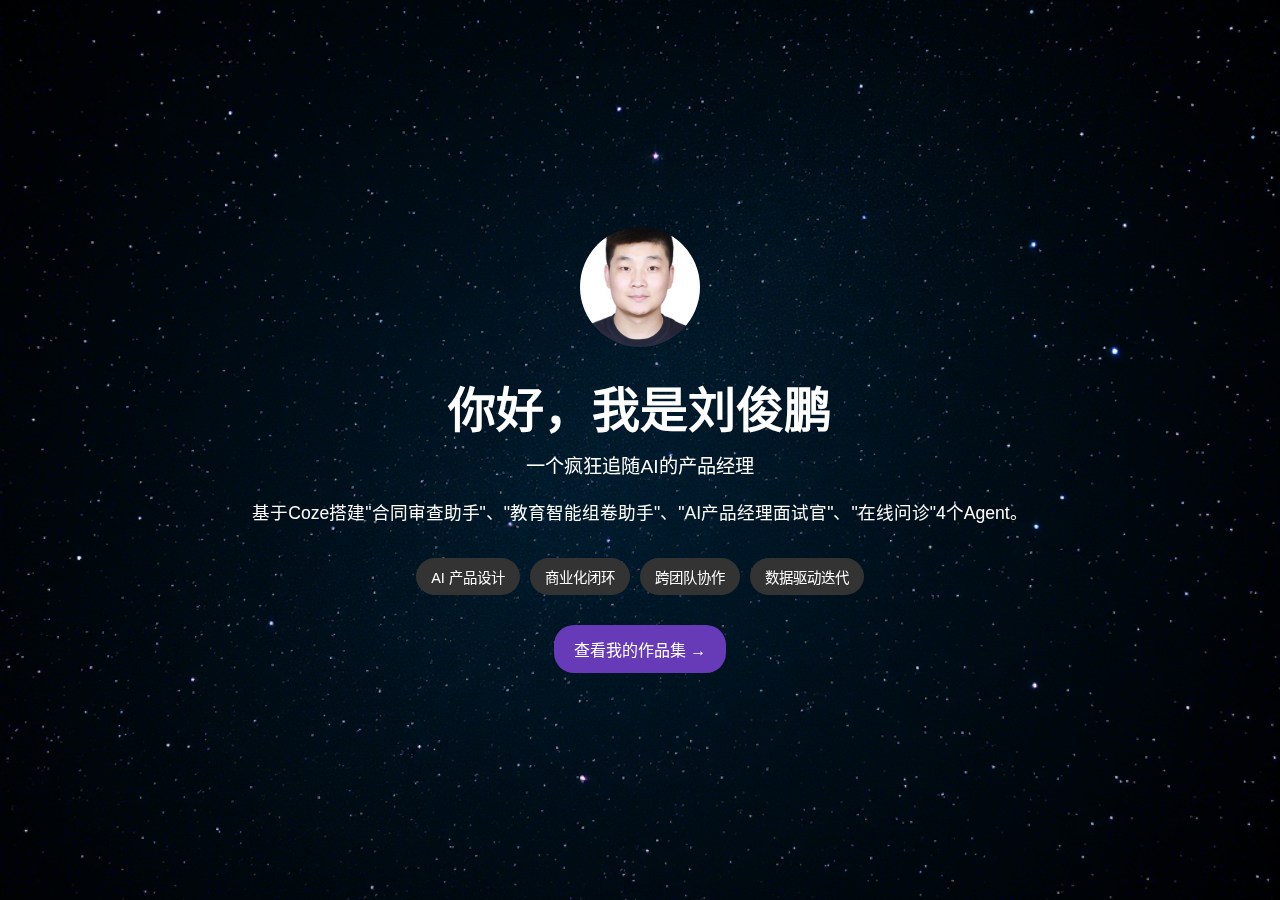
<file: index.html>
<!DOCTYPE html>
<html lang="zh-CN">
<head>
    <meta charset="UTF-8">
    <meta name="viewport" content="width=device-width, initial-scale=1.0">
    <meta name="description" content="刘俊鹏的AI作品集">
    <title>AI作品集 - 刘俊鹏</title>
    <link rel="stylesheet" href="styles.css">
    <!-- 预加载关键资源 -->
    <link rel="preload" href="star-light.webp" as="image">
    <link rel="prefetch" href="projects.html">
    <!-- 延迟加载字体图标 -->
    <link rel="stylesheet" href="https://cdnjs.cloudflare.com/ajax/libs/font-awesome/6.0.0/css/all.min.css" media="print" onload="this.media='all'">
</head>
<body>
    <!-- 头部背景 -->
    <div class="background"></div>

    <!-- 主内容区域 -->
    <div class="container">
        <!-- 头像和标题 -->
        <div class="profile">
            <img src="liujunpeng.webp" alt="刘俊鹏的头像" class="avatar" loading="eager">
            <h1>你好，我是刘俊鹏</h1>
            <p class="subtitle">一个疯狂追随AI的产品经理</p>
        </div>

        <!-- 简介 -->
        <div class="introduction">
            <p>
                基于Coze搭建"合同审查助手"、"教育智能组卷助手"、"AI产品经理面试官"、"在线问诊"4个Agent。
            </p>
        </div>

        <!-- 标签 -->
        <div class="tags">
            <span class="tag">AI 产品设计</span>
            <span class="tag">商业化闭环</span>
            <span class="tag">跨团队协作</span>
            <span class="tag">数据驱动迭代</span>
        </div>

        <!-- 按钮 -->
        <div class="buttons">
            <a href="projects.html" class="btn-primary">查看我的作品集 →</a>
        </div>
    </div>
</body>
</html>
</file>
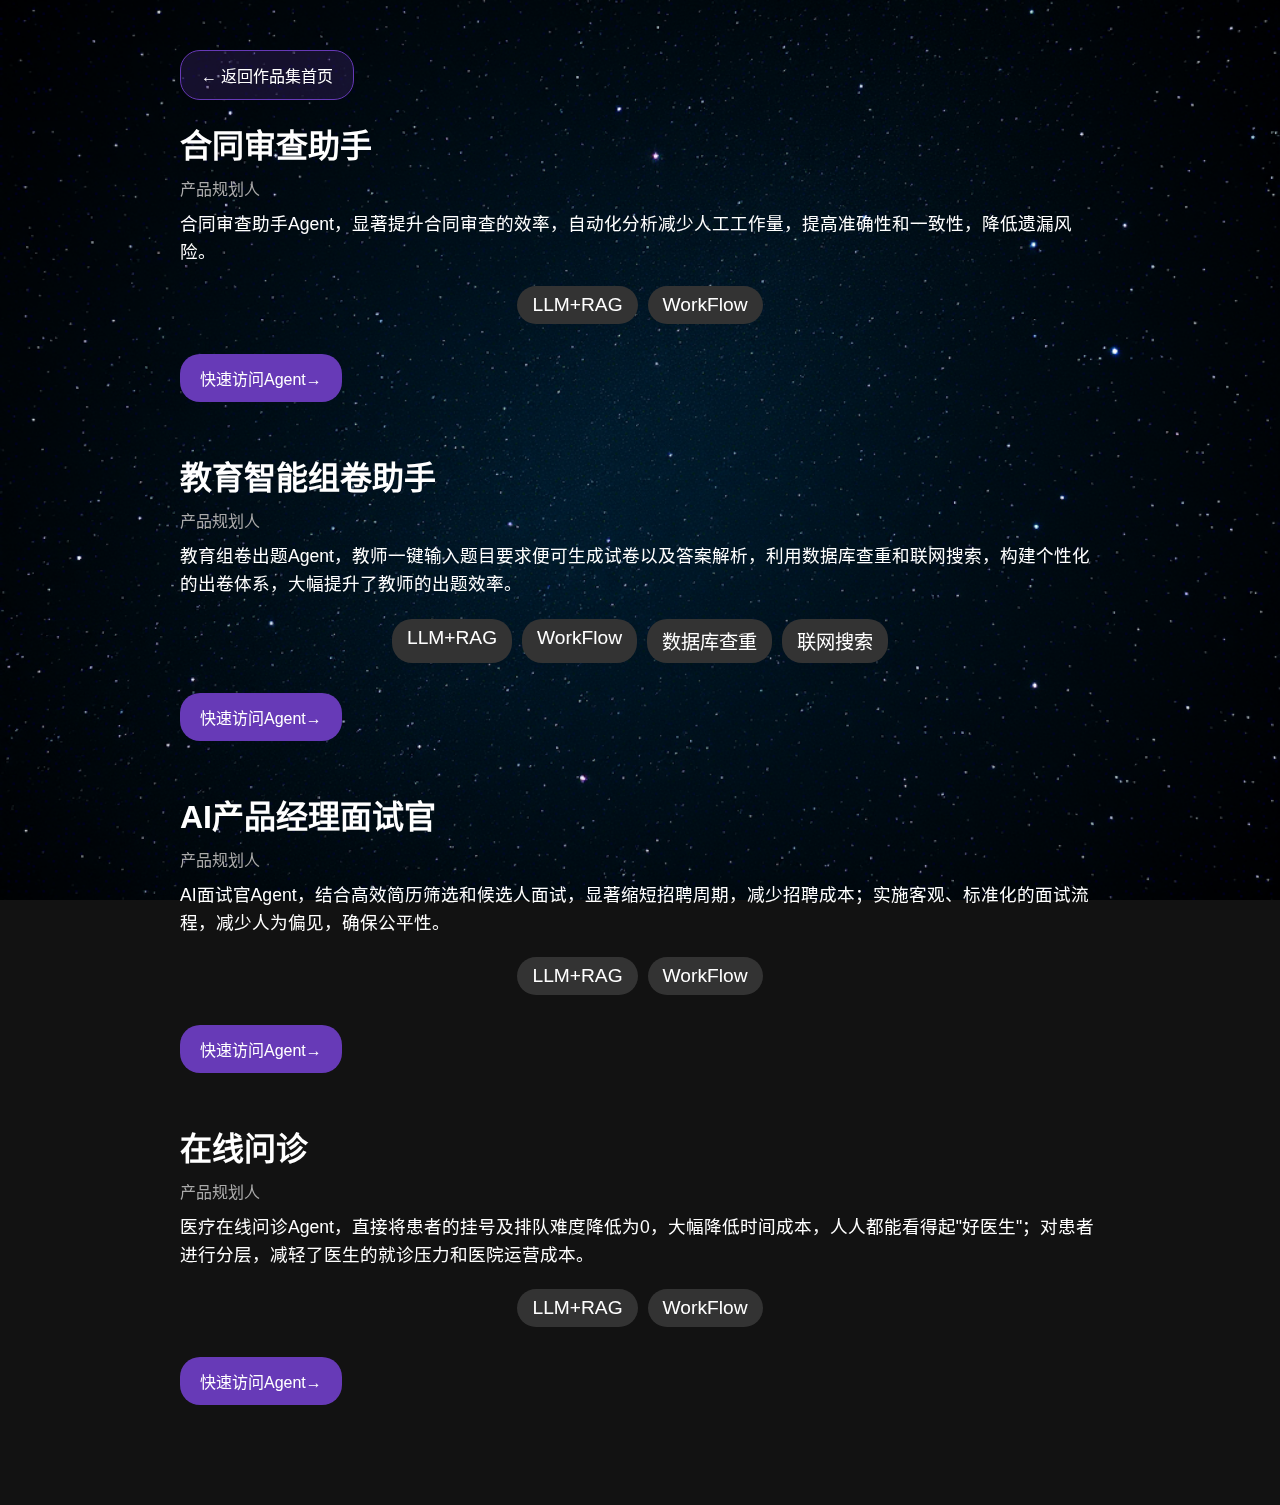
<file: projects.html>
<!DOCTYPE html>
<html lang="zh-CN">
<head>
    <meta charset="UTF-8">
    <meta name="viewport" content="width=device-width, initial-scale=1.0">
    <meta name="description" content="刘俊鹏的AI项目作品详情">
    <title>AI作品集 - 作品详情</title>
    <link rel="stylesheet" href="styles.css">
    <!-- 预加载关键资源 -->
    <link rel="preload" href="star-light.webp" as="image">
    <!-- 延迟加载字体图标 -->
    <link rel="stylesheet" href="https://cdnjs.cloudflare.com/ajax/libs/font-awesome/6.0.0/css/all.min.css" media="print" onload="this.media='all'">
</head>
<body>
    <!-- 头部背景 -->
    <div class="background"></div>

    <!-- 主内容区域 -->
    <div class="container projects-container">

        <!-- 返回按钮 -->
        <div class="back-button">
            <a href="index.html" class="btn-secondary">← 返回作品集首页</a>
        </div>

        <!-- 第一个项目 -->
        <div class="project">
            <h2>合同审查助手</h2>
            <p class="role">产品规划人</p>
            <p class="description">
                合同审查助手Agent，显著提升合同审查的效率，自动化分析减少人工工作量，提高准确性和一致性，降低遗漏风险。
            </p>

            <!-- 标签 -->
            <div class="tags">
                <span class="tag">LLM+RAG</span>
                <span class="tag">WorkFlow</span>
            </div>

            <!-- 按钮 -->
            <div class="buttons">
                <a href="https://www.coze.cn/s/_ahTHLLWeUQ/" class="btn-primary" target="_blank">快速访问Agent→</a>
            </div>
        </div>

        <!-- 第二个项目 -->
        <div class="project">
            <h2>教育智能组卷助手</h2>
            <p class="role">产品规划人</p>
            <p class="description">
                教育组卷出题Agent，教师一键输入题目要求便可生成试卷以及答案解析，利用数据库查重和联网搜索，构建个性化的出卷体系，大幅提升了教师的出题效率。
            </p>

            <!-- 标签 -->
            <div class="tags">
                <span class="tag">LLM+RAG</span>
                <span class="tag">WorkFlow</span>
                <span class="tag">数据库查重</span>
                <span class="tag">联网搜索</span>
            </div>
            
            <!-- 按钮 -->
            <div class="buttons">
                <a href="https://www.coze.cn/s/gp7ZEurnux4/" class="btn-primary" target="_blank">快速访问Agent→</a>
            </div>
        </div>
        
        <!-- 第三个项目 -->
        <div class="project">
            <h2>AI产品经理面试官</h2>
            <p class="role">产品规划人</p>
            <p class="description">
                AI面试官Agent，结合高效简历筛选和候选人面试，显著缩短招聘周期，减少招聘成本；实施客观、标准化的面试流程，减少人为偏见，确保公平性。
            </p>

            <!-- 标签 -->
            <div class="tags">
                <span class="tag">LLM+RAG</span>
                <span class="tag">WorkFlow</span>
            </div>

            <!-- 按钮 -->
            <div class="buttons">
                <a href="https://www.coze.cn/s/6bygjDlIch8/" class="btn-primary" target="_blank">快速访问Agent→</a>
            </div>
        </div>
        
        <!-- 第四个项目 -->
        <div class="project">
            <h2>在线问诊</h2>
            <p class="role">产品规划人</p>
            <p class="description">
                医疗在线问诊Agent，直接将患者的挂号及排队难度降低为0，大幅降低时间成本，人人都能看得起"好医生"；对患者进行分层，减轻了医生的就诊压力和医院运营成本。
            </p>

            <!-- 标签 -->
            <div class="tags">
                <span class="tag">LLM+RAG</span>
                <span class="tag">WorkFlow</span>
            </div>

            <!-- 按钮 -->
            <div class="buttons">
                <a href="https://www.coze.cn/s/kt67sWvcb04/" class="btn-primary" target="_blank">快速访问Agent→</a>
            </div>
        </div>  
    </div>
</body>
</html>
</file>
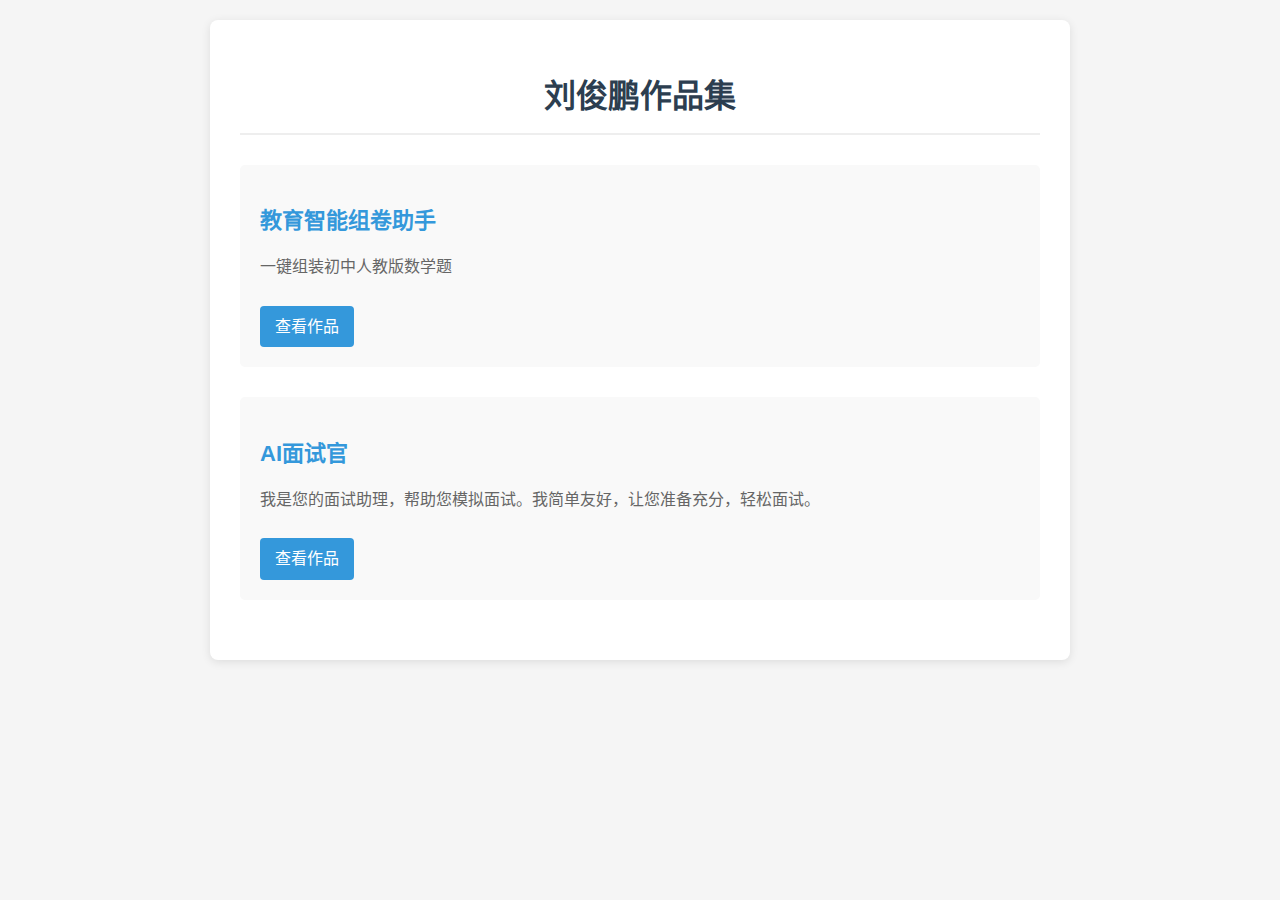
<file: Zuopinji .html>
<!DOCTYPE html>
<html lang="zh-CN">
<head>
    <meta charset="UTF-8">
    <meta name="viewport" content="width=device-width, initial-scale=1.0">
    <title>刘俊鹏作品集</title>
    <style>
        body {
            font-family: 'Arial', sans-serif;
            line-height: 1.6;
            margin: 0;
            padding: 20px;
            background-color: #f5f5f5;
            color: #333;
        }
        .container {
            max-width: 800px;
            margin: 0 auto;
            background-color: #fff;
            padding: 30px;
            border-radius: 8px;
            box-shadow: 0 2px 10px rgba(0, 0, 0, 0.1);
        }
        h1 {
            color: #2c3e50;
            text-align: center;
            margin-bottom: 30px;
            border-bottom: 2px solid #eee;
            padding-bottom: 10px;
        }
        .portfolio-item {
            margin-bottom: 30px;
            padding: 20px;
            border-radius: 5px;
            background-color: #f9f9f9;
            transition: transform 0.3s ease;
        }
        .portfolio-item:hover {
            transform: translateY(-5px);
            box-shadow: 0 5px 15px rgba(0, 0, 0, 0.1);
        }
        .portfolio-title {
            font-size: 22px;
            margin-bottom: 10px;
            color: #3498db;
        }
        .portfolio-link {
            display: inline-block;
            margin-top: 10px;
            padding: 8px 15px;
            background-color: #3498db;
            color: white;
            text-decoration: none;
            border-radius: 4px;
            transition: background-color 0.3s;
        }
        .portfolio-link:hover {
            background-color: #2980b9;
        }
        .portfolio-description {
            color: #666;
        }
    </style>
</head>
<body>
    <div class="container">
        <h1>刘俊鹏作品集</h1>
        
        <div class="portfolio-item">
            <h2 class="portfolio-title">教育智能组卷助手</h2>
            <p class="portfolio-description">一键组装初中人教版数学题</p>
            <a href="https://www.coze.cn/s/1EDgRHSukiU/" class="portfolio-link" target="_blank">查看作品</a>
        </div>
        
        <div class="portfolio-item">
            <h2 class="portfolio-title">AI面试官</h2>
            <p class="portfolio-description">我是您的面试助理，帮助您模拟面试。我简单友好，让您准备充分，轻松面试。</p>
            <a href="https://www.coze.cn/s/L7WvEijXZJY/" class="portfolio-link" target="_blank">查看作品</a>
        </div>
    </div>
</body>
</html>
</file>
<file: styles.css>
/* 基础样式 */
* {
    margin: 0;
    padding: 0;
    box-sizing: border-box;
    font-family: -apple-system, BlinkMacSystemFont, 'Segoe UI', Roboto, 'Helvetica Neue', Arial, sans-serif;
}

body {
    background-color: #121212;
    color: white;
    overflow-x: hidden;
    min-height: 100vh;
}

.background {
    position: fixed;
    top: 0;
    left: 0;
    width: 100%;
    height: 100%;
    background-image: url('star-light.webp');
    background-size: cover;
    background-position: center center;
    background-repeat: no-repeat;
    z-index: -1;
}

/* 移动端优化 */
@media (max-width: 768px) {
    .background {
        background-size: cover;
        background-position: center center;
    }
}

.container {
    max-width: 960px;
    margin: 0 auto;
    padding: 50px 20px;
    text-align: center;
    display: flex;
    flex-direction: column;
    align-items: center;
    justify-content: center;
    min-height: 100vh;
}

.avatar {
    width: 150px;
    height: 150px;
    border-radius: 50%;
    object-fit: cover;
    margin-bottom: 20px;
    /* 移动端适配 */
    max-width: 120px;
    max-height: 120px;
}

/* 移动端头像优化 */
@media (max-width: 768px) {
    .avatar {
        width: 120px;
        height: 120px;
    }
    
    .container {
        padding: 30px 15px;
    }
    
    h1 {
        font-size: 2.5rem;
    }
    
    .subtitle {
        font-size: 1.1rem;
    }
}

h1 {
    font-size: 3rem;
    margin-bottom: 10px;
}

.subtitle {
    font-size: 1.2rem;
    margin-bottom: 20px;
}

.introduction {
    font-size: 1.1rem;
    line-height: 1.6;
    margin-bottom: 30px;
}

.tags {
    display: flex;
    justify-content: center;
    gap: 10px;
    margin-bottom: 30px;
    flex-wrap: wrap;
}

.tag {
    background-color: #333;
    color: white;
    border: none;
    padding: 8px 15px;
    border-radius: 20px;
    font-size: 0.9rem;
}

/* 项目页面中的标签字体增大 */
.projects-container .tag {
    font-size: 1.2rem;
}

.buttons {
    display: flex;
    justify-content: center;
    gap: 20px;
    flex-wrap: wrap;
}

.btn-primary {
    background-color: #673ab7;
    color: white;
    border: none;
    padding: 12px 20px;
    border-radius: 20px;
    font-size: 1rem;
    text-decoration: none;
    transition: background-color 0.3s ease;
    white-space: nowrap;
}

.btn-primary:hover {
    background-color: #512da8;
}

.btn-secondary {
    background-color: transparent;
    color: white;
    border: 1px solid white;
    padding: 12px 20px;
    border-radius: 20px;
    font-size: 1rem;
    text-decoration: none;
    transition: background-color 0.3s ease;
    white-space: nowrap;
}

.btn-secondary:hover {
    background-color: rgba(255, 255, 255, 0.1);
}

.projects-container {
    text-align: left;
}

.project {
    margin-bottom: 50px;
}

.project h2 {
    font-size: 2rem;
    margin-bottom: 10px;
}

.role {
    font-size: 1rem;
    color: #aaa;
    margin-bottom: 10px;
}

.description {
    font-size: 1.1rem;
    line-height: 1.6;
    margin-bottom: 20px;
}

.section {
    margin-top: 20px;
}

.section h3 {
    font-size: 1.5rem;
    margin-bottom: 10px;
}

.section ul {
    list-style-type: none;
    padding-left: 0;
}

.section li {
    font-size: 1rem;
    margin-bottom: 10px;
    display: flex;
    align-items: center;
}

.section li i {
    margin-right: 10px;
    color: #673ab7;
}

/* 新增的返回按钮样式 */
.back-button {
    text-align: left;
    margin-bottom: 20px;
    width: 100%;
}

.back-button .btn-secondary {
    background-color: rgba(103, 58, 183, 0.2);
    border: 1px solid #673ab7;
    padding: 12px 20px;
    border-radius: 20px;
    font-size: 1rem;
    text-decoration: none;
    transition: background-color 0.3s ease;
    display: inline-flex;
    align-items: center;
    gap: 8px;
}

.back-button .btn-secondary:hover {
    background-color: rgba(103, 58, 183, 0.4);
}

/* 调整项目页面的按钮样式 */
.projects-container .buttons {
    display: flex;
    justify-content: flex-start;
    gap: 15px;
    flex-wrap: wrap;
}

.projects-container .btn-primary,
.projects-container .btn-secondary {
    white-space: nowrap;
}

/* 主页标签样式调整 */
.container:not(.projects-container) .tags {
    display: flex;
    justify-content: center;
    gap: 10px;
    margin-bottom: 30px;
}

/* 移动端项目页面优化 */
@media (max-width: 768px) {
    .projects-container {
        text-align: center;
    }
    
    .project h2 {
        font-size: 1.8rem;
    }
    
    .projects-container .buttons {
        justify-content: center;
    }
    
    .back-button {
        text-align: center;
    }
    
    .projects-container .tag {
        font-size: 1rem;
    }
}
</file>
